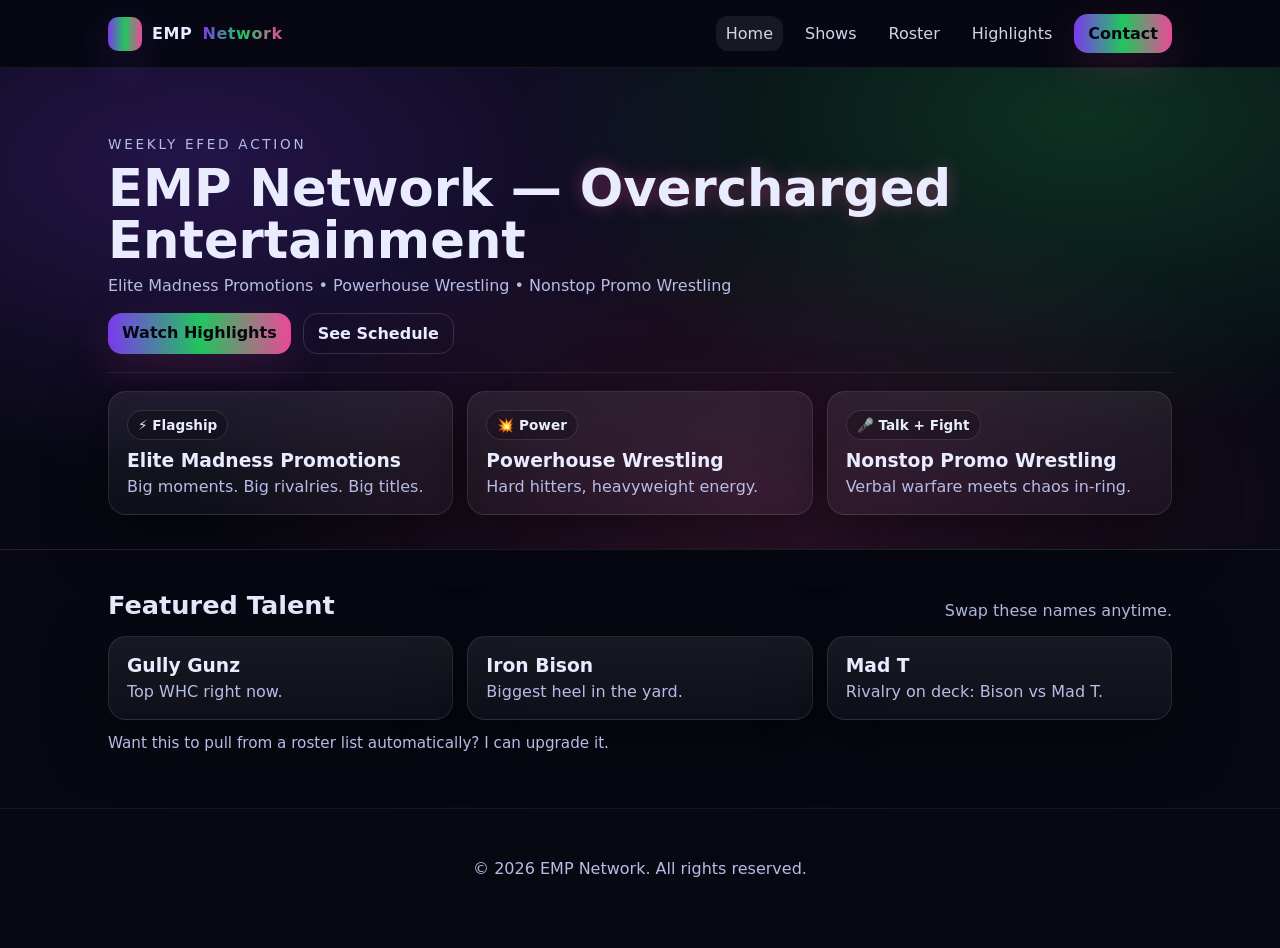
<file: index.html>
<!doctype html>
<html lang="en">
<head>
  <meta charset="UTF-8" />
  <meta name="viewport" content="width=device-width, initial-scale=1.0" />
  <title>EMP Network</title>
  <link rel="stylesheet" href="styles.css" />
</head>
<body>
  <div class="topbar">
    <div class="wrap">
      <header class="nav">
        <a class="brand" href="index.html">
          <div class="brand-badge"></div>
          EMP <span>Network</span>
        </a>
        <nav class="menu">
          <a class="link" data-nav href="index.html">Home</a>
          <a class="link" data-nav href="shows.html">Shows</a>
          <a class="link" data-nav href="roster.html">Roster</a>
          <a class="link" data-nav href="highlights.html">Highlights</a>
          <a class="btn" data-nav href="contact.html">Contact</a>
        </nav>
      </header>
    </div>
  </div>

  <section class="hero">
    <div class="wrap">
      <p class="kicker">Weekly EFED Action</p>
      <h1>EMP Network — <span class="glow">Overcharged</span> Entertainment</h1>
      <p class="sub">
        Elite Madness Promotions • Powerhouse Wrestling • Nonstop Promo Wrestling
      </p>
      <div class="hero-actions">
        <a class="btn" href="highlights.html">Watch Highlights</a>
        <a class="btn ghost" href="shows.html">See Schedule</a>
      </div>

      <div class="hr"></div>

      <div class="grid">
        <div class="card">
          <span class="tag">⚡ Flagship</span>
          <h3 style="margin-top:10px;">Elite Madness Promotions</h3>
          <p>Big moments. Big rivalries. Big titles.</p>
        </div>
        <div class="card">
          <span class="tag">💥 Power</span>
          <h3 style="margin-top:10px;">Powerhouse Wrestling</h3>
          <p>Hard hitters, heavyweight energy.</p>
        </div>
        <div class="card">
          <span class="tag">🎤 Talk + Fight</span>
          <h3 style="margin-top:10px;">Nonstop Promo Wrestling</h3>
          <p>Verbal warfare meets chaos in-ring.</p>
        </div>
      </div>
    </div>
  </section>

  <section class="section">
    <div class="wrap">
      <div class="section-title">
        <h2>Featured Talent</h2>
        <p>Swap these names anytime.</p>
      </div>
      <div class="grid">
        <div class="card">
          <h3>Gully Gunz</h3>
          <p>Top WHC right now.</p>
        </div>
        <div class="card">
          <h3>Iron Bison</h3>
          <p>Biggest heel in the yard.</p>
        </div>
        <div class="card">
          <h3>Mad T</h3>
          <p>Rivalry on deck: Bison vs Mad T.</p>
        </div>
      </div>
      <p class="small" style="margin-top:14px;">
        Want this to pull from a roster list automatically? I can upgrade it.
      </p>
    </div>
  </section>

  <footer class="footer">
    <div class="wrap">
      <p>© <span id="year"></span> EMP Network. All rights reserved.</p>
    </div>
  </footer>

  <script src="app.js"></script>
</body>
</html>
</file>
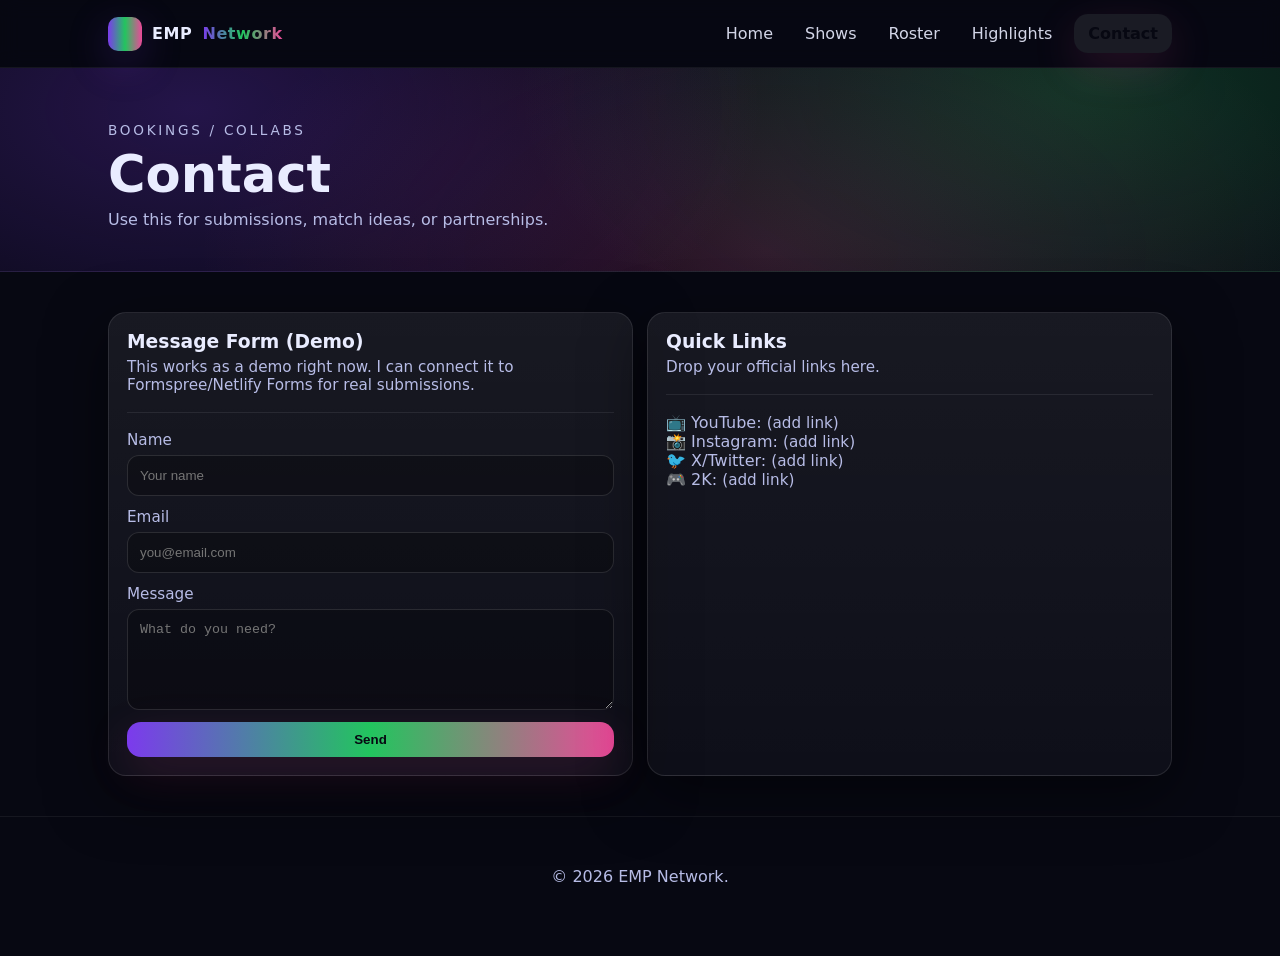
<file: contact.html>
<!doctype html>
<html lang="en">
<head>
  <meta charset="UTF-8" />
  <meta name="viewport" content="width=device-width, initial-scale=1.0" />
  <title>EMP Network — Contact</title>
  <link rel="stylesheet" href="styles.css" />
</head>
<body>
  <div class="topbar">
    <div class="wrap">
      <header class="nav">
        <a class="brand" href="index.html"><div class="brand-badge"></div>EMP <span>Network</span></a>
        <nav class="menu">
          <a class="link" data-nav href="index.html">Home</a>
          <a class="link" data-nav href="shows.html">Shows</a>
          <a class="link" data-nav href="roster.html">Roster</a>
          <a class="link" data-nav href="highlights.html">Highlights</a>
          <a class="btn" data-nav href="contact.html">Contact</a>
        </nav>
      </header>
    </div>
  </div>

  <section class="hero" style="padding:54px 0 24px;">
    <div class="wrap">
      <p class="kicker">Bookings / Collabs</p>
      <h1>Contact</h1>
      <p class="sub">Use this for submissions, match ideas, or partnerships.</p>
    </div>
  </section>

  <section class="section">
    <div class="wrap">
      <div class="grid">
        <div class="card">
          <h3>Message Form (Demo)</h3>
          <p class="small">This works as a demo right now. I can connect it to Formspree/Netlify Forms for real submissions.</p>
          <div class="hr"></div>
          <form class="form" onsubmit="event.preventDefault(); alert('Sent! (Demo)');">
            <label>
              Name
              <input required placeholder="Your name" />
            </label>
            <label>
              Email
              <input required type="email" placeholder="you@email.com" />
            </label>
            <label>
              Message
              <textarea required rows="5" placeholder="What do you need?"></textarea>
            </label>
            <button class="btn" type="submit">Send</button>
          </form>
        </div>

        <div class="card">
          <h3>Quick Links</h3>
          <p class="small">Drop your official links here.</p>
          <div class="hr"></div>
          <p>📺 YouTube: <span class="small">(add link)</span></p>
          <p>📸 Instagram: <span class="small">(add link)</span></p>
          <p>🐦 X/Twitter: <span class="small">(add link)</span></p>
          <p>🎮 2K: <span class="small">(add link)</span></p>
        </div>
      </div>
    </div>
  </section>

  <footer class="footer">
    <div class="wrap">
      <p>© <span id="year"></span> EMP Network.</p>
    </div>
  </footer>

  <script src="app.js"></script>
</body>
</html>
</file>
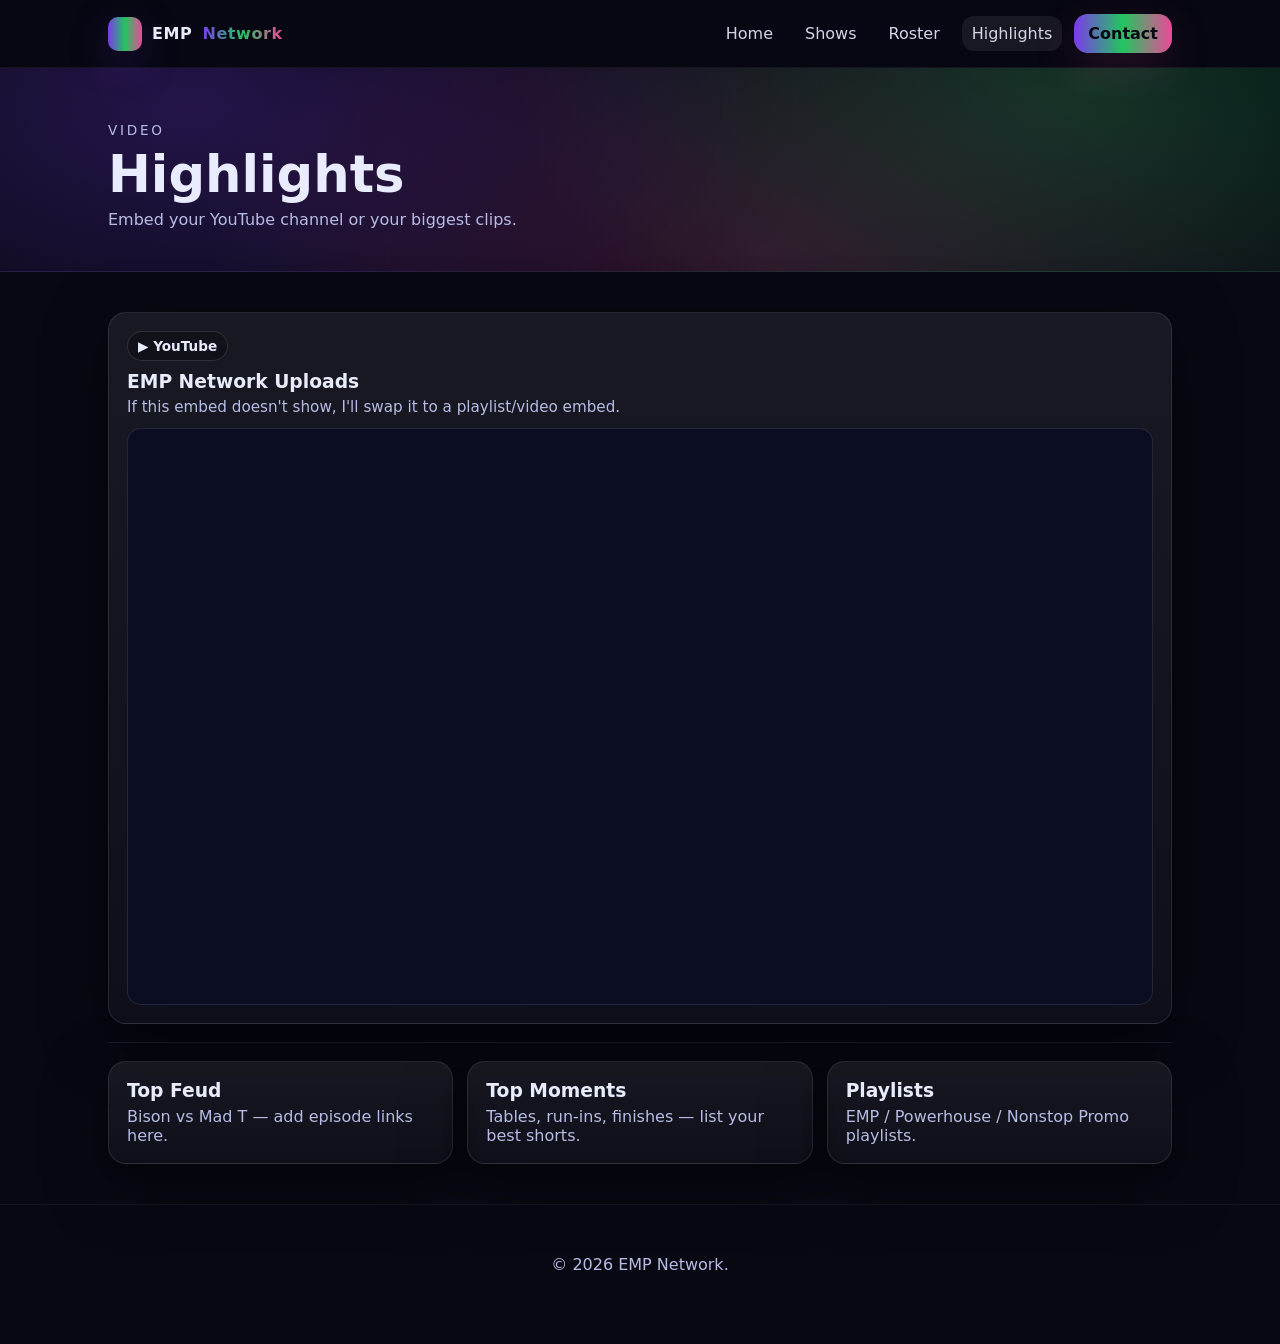
<file: highlights.html>
<!doctype html>
<html lang="en">
<head>
  <meta charset="UTF-8" />
  <meta name="viewport" content="width=device-width, initial-scale=1.0" />
  <title>EMP Network — Highlights</title>
  <link rel="stylesheet" href="styles.css" />
</head>
<body>
  <div class="topbar">
    <div class="wrap">
      <header class="nav">
        <a class="brand" href="index.html"><div class="brand-badge"></div>EMP <span>Network</span></a>
        <nav class="menu">
          <a class="link" data-nav href="index.html">Home</a>
          <a class="link" data-nav href="shows.html">Shows</a>
          <a class="link" data-nav href="roster.html">Roster</a>
          <a class="link" data-nav href="highlights.html">Highlights</a>
          <a class="btn" data-nav href="contact.html">Contact</a>
        </nav>
      </header>
    </div>
  </div>

  <section class="hero" style="padding:54px 0 24px;">
    <div class="wrap">
      <p class="kicker">Video</p>
      <h1>Highlights</h1>
      <p class="sub">Embed your YouTube channel or your biggest clips.</p>
    </div>
  </section>

  <section class="section">
    <div class="wrap">
      <div class="card">
        <span class="tag">▶ YouTube</span>
        <h3 style="margin-top:10px;">EMP Network Uploads</h3>
        <p class="small">If this embed doesn't show, I'll swap it to a playlist/video embed.</p>
        <div class="embed">
          <!-- Tries to show uploads; if it doesn't work for your channel, replace with a specific video embed URL -->
          <iframe
            src="https://www.youtube.com/embed?listType=user_uploads&list=empnetworkefed"
            title="EMP Network Highlights"
            allow="accelerometer; autoplay; clipboard-write; encrypted-media; gyroscope; picture-in-picture"
            allowfullscreen
          ></iframe>
        </div>
      </div>

      <div class="hr"></div>

      <div class="grid">
        <div class="card">
          <h3>Top Feud</h3>
          <p>Bison vs Mad T — add episode links here.</p>
        </div>
        <div class="card">
          <h3>Top Moments</h3>
          <p>Tables, run-ins, finishes — list your best shorts.</p>
        </div>
        <div class="card">
          <h3>Playlists</h3>
          <p>EMP / Powerhouse / Nonstop Promo playlists.</p>
        </div>
      </div>
    </div>
  </section>

  <footer class="footer">
    <div class="wrap">
      <p>© <span id="year"></span> EMP Network.</p>
    </div>
  </footer>

  <script src="app.js"></script>
</body>
</html>
</file>
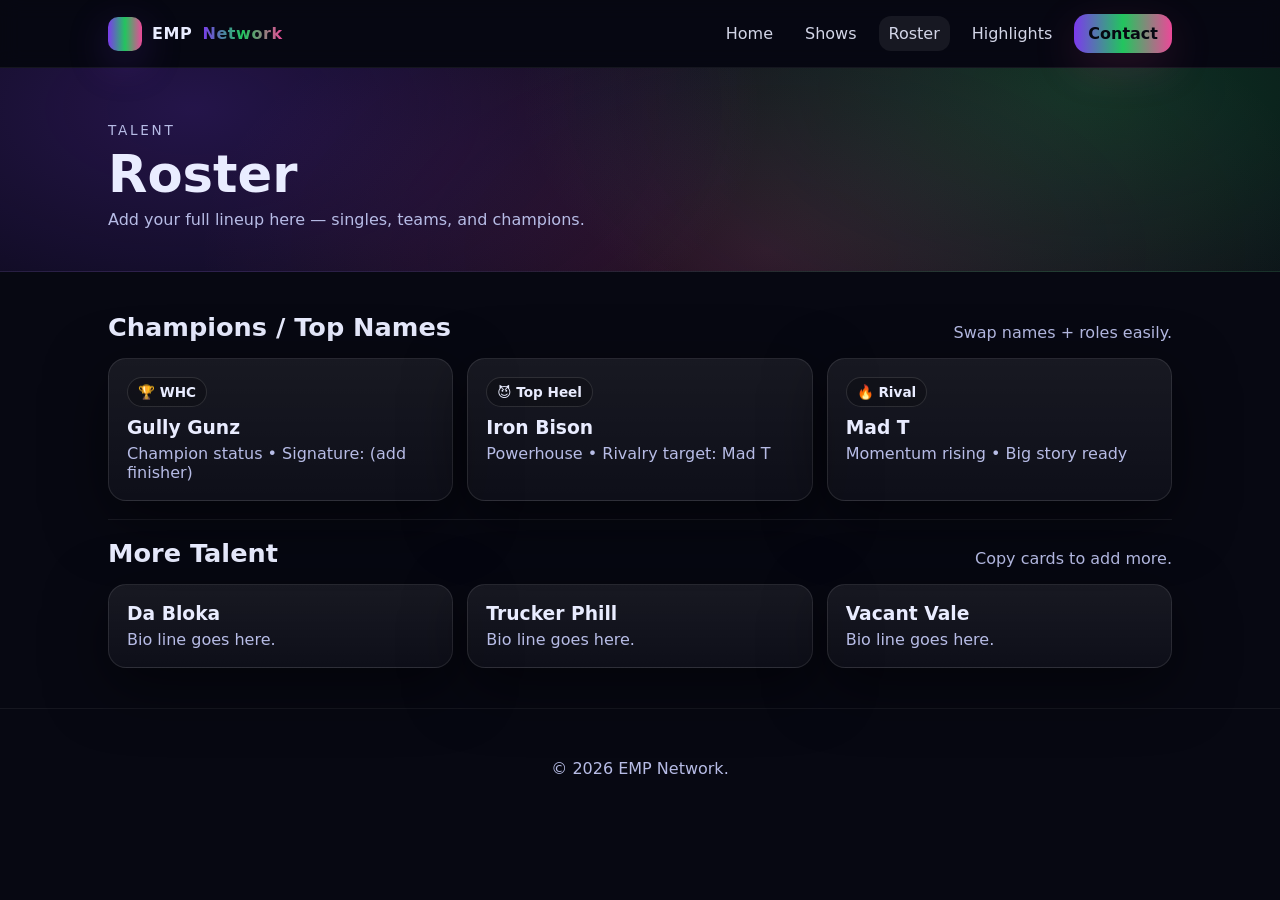
<file: roster.html>
<!doctype html>
<html lang="en">
<head>
  <meta charset="UTF-8" />
  <meta name="viewport" content="width=device-width, initial-scale=1.0" />
  <title>EMP Network — Roster</title>
  <link rel="stylesheet" href="styles.css" />
</head>
<body>
  <div class="topbar">
    <div class="wrap">
      <header class="nav">
        <a class="brand" href="index.html"><div class="brand-badge"></div>EMP <span>Network</span></a>
        <nav class="menu">
          <a class="link" data-nav href="index.html">Home</a>
          <a class="link" data-nav href="shows.html">Shows</a>
          <a class="link" data-nav href="roster.html">Roster</a>
          <a class="link" data-nav href="highlights.html">Highlights</a>
          <a class="btn" data-nav href="contact.html">Contact</a>
        </nav>
      </header>
    </div>
  </div>

  <section class="hero" style="padding:54px 0 24px;">
    <div class="wrap">
      <p class="kicker">Talent</p>
      <h1>Roster</h1>
      <p class="sub">Add your full lineup here — singles, teams, and champions.</p>
    </div>
  </section>

  <section class="section">
    <div class="wrap">
      <div class="section-title">
        <h2>Champions / Top Names</h2>
        <p>Swap names + roles easily.</p>
      </div>
      <div class="grid">
        <div class="card">
          <span class="tag">🏆 WHC</span>
          <h3 style="margin-top:10px;">Gully Gunz</h3>
          <p>Champion status • Signature: (add finisher)</p>
        </div>
        <div class="card">
          <span class="tag">😈 Top Heel</span>
          <h3 style="margin-top:10px;">Iron Bison</h3>
          <p>Powerhouse • Rivalry target: Mad T</p>
        </div>
        <div class="card">
          <span class="tag">🔥 Rival</span>
          <h3 style="margin-top:10px;">Mad T</h3>
          <p>Momentum rising • Big story ready</p>
        </div>
      </div>

      <div class="hr"></div>

      <div class="section-title">
        <h2>More Talent</h2>
        <p>Copy cards to add more.</p>
      </div>
      <div class="grid">
        <div class="card"><h3>Da Bloka</h3><p>Bio line goes here.</p></div>
        <div class="card"><h3>Trucker Phill</h3><p>Bio line goes here.</p></div>
        <div class="card"><h3>Vacant Vale</h3><p>Bio line goes here.</p></div>
      </div>
    </div>
  </section>

  <footer class="footer">
    <div class="wrap">
      <p>© <span id="year"></span> EMP Network.</p>
    </div>
  </footer>

  <script src="app.js"></script>
</body>
</html>
</file>
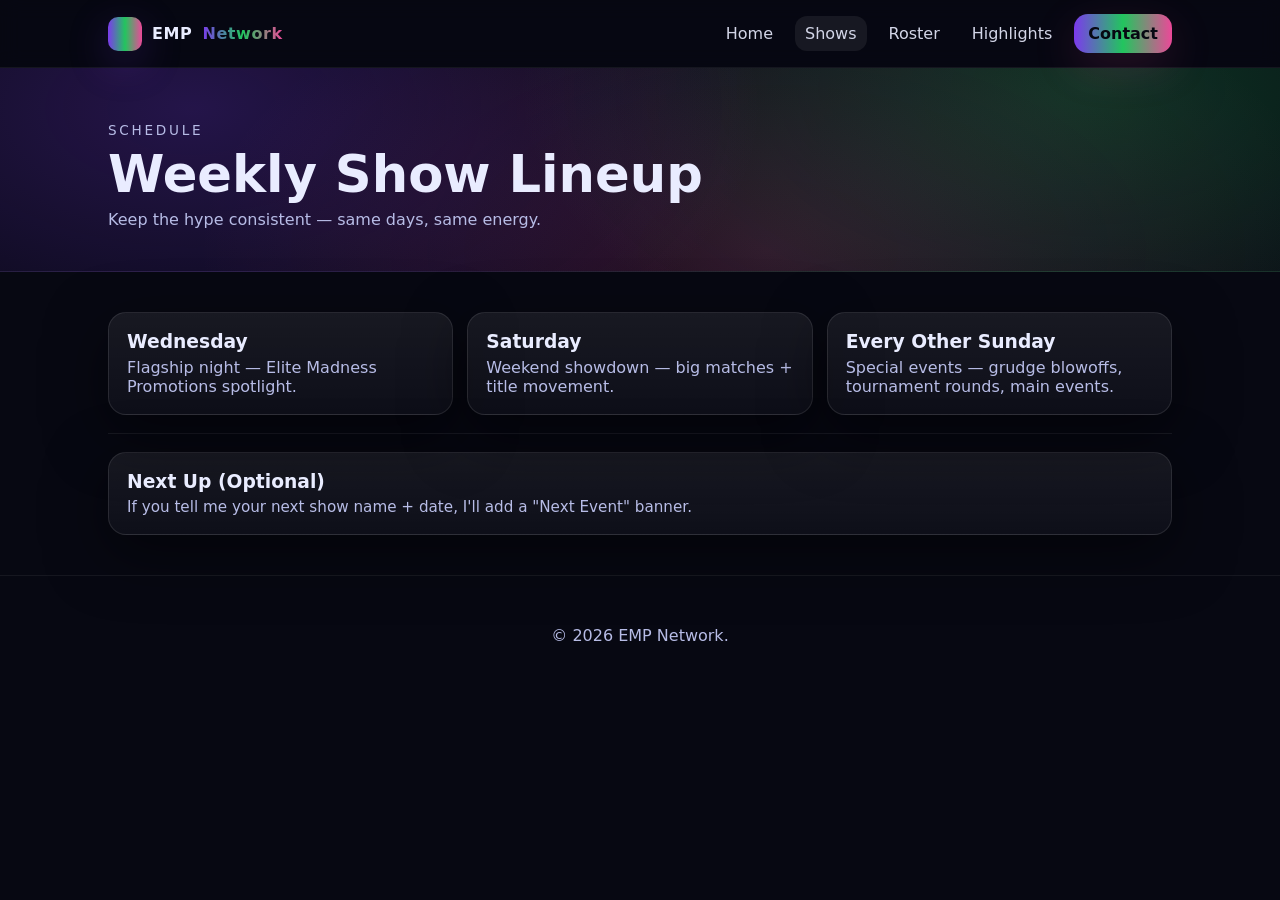
<file: shows.html>
<!doctype html>
<html lang="en">
<head>
  <meta charset="UTF-8" />
  <meta name="viewport" content="width=device-width, initial-scale=1.0" />
  <title>EMP Network — Shows</title>
  <link rel="stylesheet" href="styles.css" />
</head>
<body>
  <div class="topbar">
    <div class="wrap">
      <header class="nav">
        <a class="brand" href="index.html"><div class="brand-badge"></div>EMP <span>Network</span></a>
        <nav class="menu">
          <a class="link" data-nav href="index.html">Home</a>
          <a class="link" data-nav href="shows.html">Shows</a>
          <a class="link" data-nav href="roster.html">Roster</a>
          <a class="link" data-nav href="highlights.html">Highlights</a>
          <a class="btn" data-nav href="contact.html">Contact</a>
        </nav>
      </header>
    </div>
  </div>

  <section class="hero" style="padding:54px 0 24px;">
    <div class="wrap">
      <p class="kicker">Schedule</p>
      <h1>Weekly Show Lineup</h1>
      <p class="sub">Keep the hype consistent — same days, same energy.</p>
    </div>
  </section>

  <section class="section">
    <div class="wrap">
      <div class="grid">
        <div class="card">
          <h3>Wednesday</h3>
          <p>Flagship night — Elite Madness Promotions spotlight.</p>
        </div>
        <div class="card">
          <h3>Saturday</h3>
          <p>Weekend showdown — big matches + title movement.</p>
        </div>
        <div class="card">
          <h3>Every Other Sunday</h3>
          <p>Special events — grudge blowoffs, tournament rounds, main events.</p>
        </div>
      </div>

      <div class="hr"></div>

      <div class="card">
        <h3>Next Up (Optional)</h3>
        <p class="small">
          If you tell me your next show name + date, I'll add a "Next Event" banner.
        </p>
      </div>
    </div>
  </section>

  <footer class="footer">
    <div class="wrap">
      <p>© <span id="year"></span> EMP Network.</p>
    </div>
  </footer>

  <script src="app.js"></script>
</body>
</html>
</file>
<file: styles.css>
:root{
  --bg:#070812;
  --panel:#0e1030;
  --panel2:#0b0d22;
  --text:#e9ecff;
  --muted:#b7bce6;

  --neon1:#7c3aed; /* purple */
  --neon2:#22c55e; /* green */
  --neon3:#ec4899; /* pink */

  --border: rgba(255,255,255,.10);
  --shadow: 0 18px 60px rgba(0,0,0,.5);
}

*{ box-sizing:border-box; }
html,body{ margin:0; padding:0; font-family: system-ui, -apple-system, Segoe UI, Roboto, Arial; background:var(--bg); color:var(--text); }
a{ color:inherit; text-decoration:none; }
img{ max-width:100%; display:block; }

.wrap{ max-width:1100px; margin:0 auto; padding:0 18px; }

.topbar{
  position:sticky; top:0; z-index:50;
  background: rgba(7,8,18,.78);
  backdrop-filter: blur(10px);
  border-bottom: 1px solid rgba(255,255,255,.06);
}

.nav{
  display:flex; align-items:center; justify-content:space-between;
  padding:14px 0;
  gap:16px;
}

.brand{
  display:flex; align-items:center; gap:10px;
  font-weight:900; letter-spacing:.6px;
}
.brand-badge{
  width:34px; height:34px; border-radius:10px;
  background: linear-gradient(90deg,var(--neon1),var(--neon2),var(--neon3));
  box-shadow: 0 12px 40px rgba(124,58,237,.25);
}
.brand span{
  background: linear-gradient(90deg,var(--neon1),var(--neon2),var(--neon3));
  -webkit-background-clip:text; background-clip:text; color:transparent;
}

.menu{ display:flex; gap:12px; align-items:center; flex-wrap:wrap; justify-content:flex-end; }
.link{ padding:8px 10px; border-radius:12px; opacity:.9; }
.link:hover{ opacity:1; background: rgba(255,255,255,.06); }

.btn{
  padding:10px 14px;
  border-radius:14px;
  font-weight:900;
  border:0;
  cursor:pointer;
  background: linear-gradient(90deg,var(--neon1),var(--neon2),var(--neon3));
  color:#070812;
  box-shadow: 0 14px 45px rgba(236,72,153,.16);
}
.btn.ghost{
  background: transparent;
  color: var(--text);
  border: 1px solid rgba(255,255,255,.14);
  box-shadow:none;
}

.hero{
  padding:68px 0 34px;
  background:
    radial-gradient(950px 520px at 15% 20%, rgba(124,58,237,.25), transparent 60%),
    radial-gradient(950px 520px at 85% 10%, rgba(34,197,94,.22), transparent 60%),
    radial-gradient(950px 520px at 60% 90%, rgba(236,72,153,.18), transparent 60%);
  border-bottom: 1px solid rgba(255,255,255,.06);
}

.kicker{
  color: var(--muted);
  letter-spacing:.2em;
  text-transform:uppercase;
  font-size:.85rem;
  margin:0 0 10px;
}
h1{
  margin:0 0 10px;
  font-size: clamp(2.1rem, 4vw, 3.6rem);
  line-height:1.02;
}
.sub{
  margin:0 0 18px;
  color: var(--muted);
  max-width: 80ch;
}
.glow{ text-shadow: 0 0 18px rgba(236,72,153,.42); }

.hero-actions{ display:flex; gap:12px; flex-wrap:wrap; margin-top:18px; }

.section{ padding: 40px 0; }
.section-title{
  display:flex; align-items:flex-end; justify-content:space-between;
  gap:12px; flex-wrap:wrap;
  margin-bottom: 16px;
}
.section-title h2{ margin:0; font-size:1.6rem; }
.section-title p{ margin:0; color:var(--muted); }

.grid{
  display:grid;
  gap:14px;
  grid-template-columns: repeat(auto-fit, minmax(230px, 1fr));
}

.card{
  background: linear-gradient(180deg, rgba(255,255,255,.07), rgba(255,255,255,.03));
  border: 1px solid var(--border);
  border-radius: 18px;
  padding: 18px;
  box-shadow: var(--shadow);
}

.card h3{ margin:0 0 6px; }
.card p{ margin:0; color:var(--muted); }

.tag{
  display:inline-flex;
  align-items:center;
  gap:8px;
  padding:6px 10px;
  border-radius:999px;
  font-weight:800;
  font-size:.85rem;
  border:1px solid rgba(255,255,255,.12);
  background: rgba(0,0,0,.22);
  color: var(--text);
}

.hr{
  height:1px;
  background: rgba(255,255,255,.08);
  margin: 18px 0;
}

.embed{
  margin-top: 12px;
  aspect-ratio: 16 / 9;
  border-radius: 14px;
  overflow:hidden;
  border: 1px solid rgba(255,255,255,.10);
  background: var(--panel2);
}
.embed iframe{ width:100%; height:100%; border:0; }

.form{
  display:grid;
  gap:12px;
}
label{
  display:grid;
  gap:6px;
  font-size:.95rem;
  color: var(--muted);
}
input, textarea{
  padding:12px 12px;
  border-radius:12px;
  border:1px solid rgba(255,255,255,.12);
  background: rgba(0,0,0,.25);
  color: var(--text);
  outline:none;
}
input:focus, textarea:focus{
  border-color: rgba(236,72,153,.45);
  box-shadow: 0 0 0 4px rgba(236,72,153,.12);
}

.footer{
  padding: 34px 0 54px;
  color: var(--muted);
  text-align:center;
  border-top: 1px solid rgba(255,255,255,.06);
}

.small{ font-size:.95rem; color:var(--muted); }

@media (max-width: 520px){
  .menu{ gap:8px; }
  .link{ padding:8px; }
}
</file>
